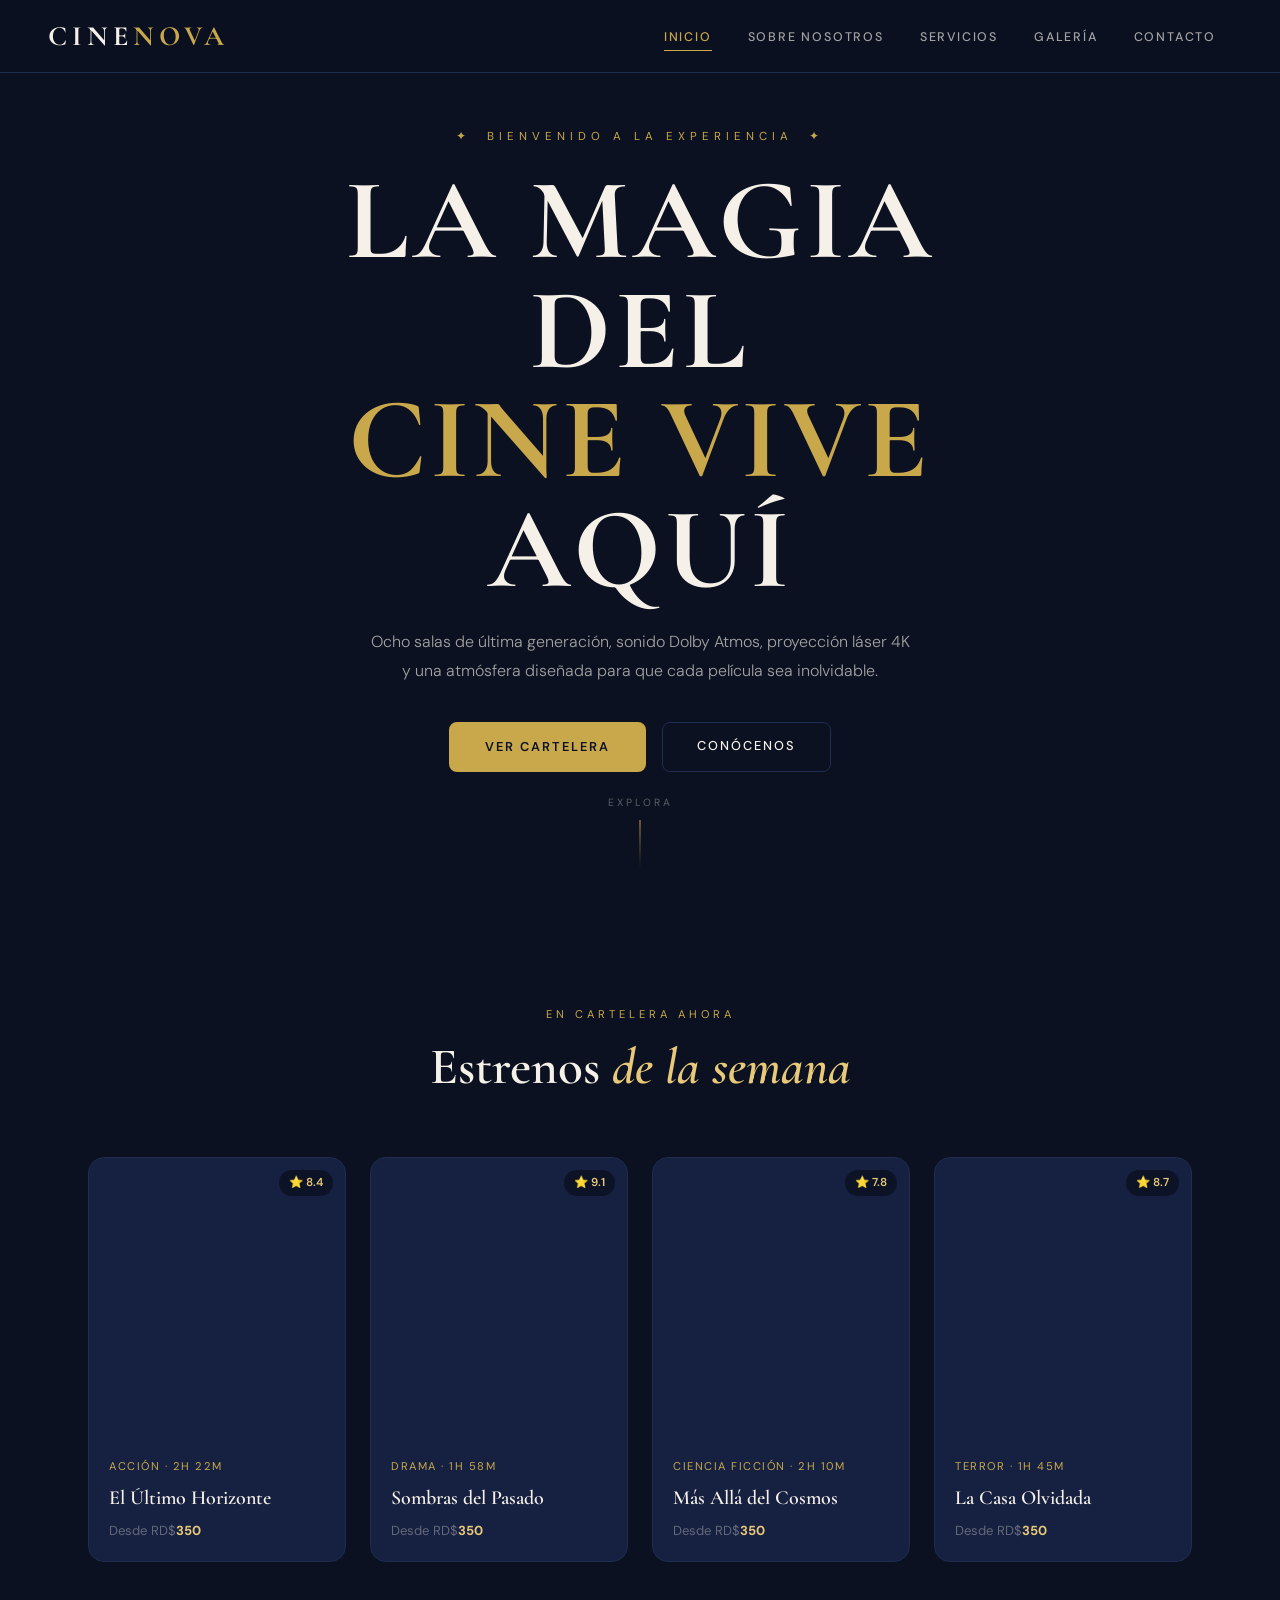
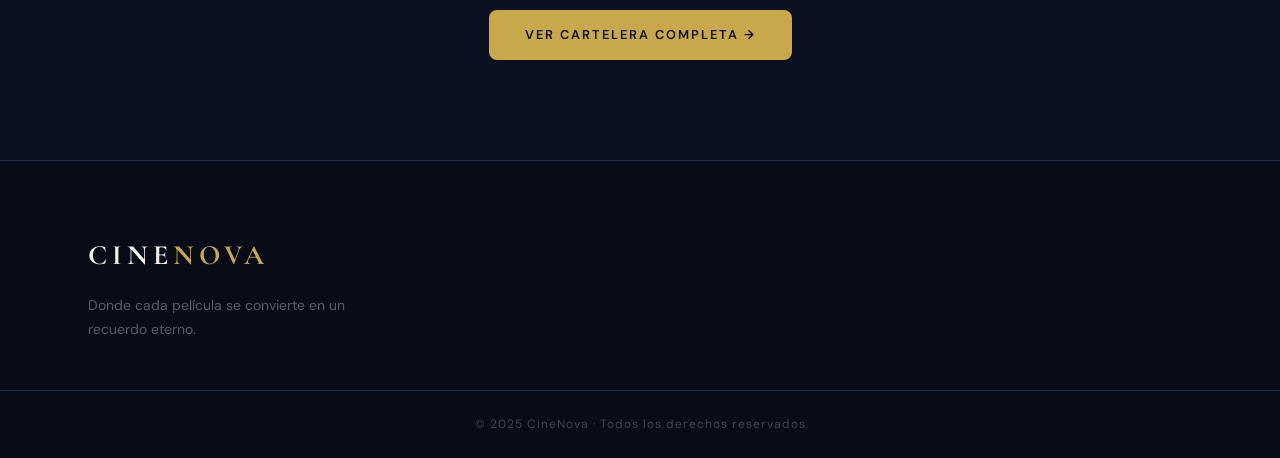
<file: index.html>
<!DOCTYPE html>
<html lang="es">
<head>
<meta charset="UTF-8"/>
<meta name="viewport" content="width=device-width, initial-scale=1.0"/>
<title>CineNova – Inicio</title>
<link href="https://fonts.googleapis.com/css2?family=Cormorant+Garamond:wght@300;400;600;700&family=DM+Sans:wght@300;400;500;600&display=swap" rel="stylesheet"/>
<link rel="stylesheet" href="styles.css"/>
</head>
<body>

<!-- NAVBAR -->
<nav class="navbar">
  <div class="nav-inner">
    <a href="index.html" class="logo">CINE<span>NOVA</span></a>
    <ul class="nav-links" id="navLinks">
      <li><a href="index.html" class="active">Inicio</a></li>
      <li><a href="sobre.html">Sobre Nosotros</a></li>
      <li><a href="servicios.html">Servicios</a></li>
      <li><a href="galeria.html">Galería</a></li>
      <li><a href="contacto.html">Contacto</a></li>
    </ul>
    <button class="hamburger" id="hamburger" onclick="toggleNav()">
      <span></span><span></span><span></span>
    </button>
  </div>
</nav>

<!-- HERO -->
<section class="hero">
  <div class="hero-overlay"></div>
  <div class="hero-particles" id="particles"></div>
  <div class="hero-content animate-in">
    <p class="eyebrow">✦ &nbsp;Bienvenido a la experiencia&nbsp; ✦</p>
    <h1 class="hero-title">LA MAGIA DEL<br><span>CINE VIVE</span><br>AQUÍ</h1>
    <p class="hero-desc">Ocho salas de última generación, sonido Dolby Atmos, proyección láser 4K y una atmósfera diseñada para que cada película sea inolvidable.</p>
    <div class="hero-actions">
      <a href="servicios.html" class="btn-primary">Ver Cartelera</a>
      <a href="sobre.html" class="btn-ghost">Conócenos</a>
    </div>
  </div>
  <div class="hero-scroll">
    <span>Explora</span>
    <div class="scroll-line"></div>
  </div>
</section>

<!-- CARTELERA PREVIEW -->
<section class="cartelera-preview">
  <div class="container">
    <div class="section-header centered">
      <span class="label">En cartelera ahora</span>
      <h2>Estrenos <em>de la semana</em></h2>
    </div>
    <div class="peliculas-grid">

      <!-- 1 -->
      <div class="pelicula-card" style="animation-delay:.1s">
        <div class="pelicula-img" style="background-image:url('https://images.unsplash.com/photo-1485846234645-a62644f84728?w=400&q=80')">
          <span class="rating">⭐ 8.4</span>
          <div class="pelicula-overlay">
            <button class="btn-tickets" onclick="comprar('El Último Horizonte')">Comprar</button>
          </div>
        </div>
        <div class="pelicula-info">
          <span class="genero">Acción · 2h 22m</span>
          <h3>El Último Horizonte</h3>
          <p>Desde RD$<strong>350</strong></p>
        </div>
      </div>

      <!-- 2 -->
      <div class="pelicula-card" style="animation-delay:.2s">
        <div class="pelicula-img" style="background-image:url('https://images.unsplash.com/photo-1626814026160-2237a95fc5a0?w=400&q=80')">
          <span class="rating">⭐ 9.1</span>
          <div class="pelicula-overlay">
            <button class="btn-tickets" onclick="comprar('Sombras del Pasado')">Comprar</button>
          </div>
        </div>
        <div class="pelicula-info">
          <span class="genero">Drama · 1h 58m</span>
          <h3>Sombras del Pasado</h3>
          <p>Desde RD$<strong>350</strong></p>
        </div>
      </div>

      <!-- 3 -->
      <div class="pelicula-card" style="animation-delay:.3s">
        <div class="pelicula-img" style="background-image:url('https://images.unsplash.com/photo-1535016120720-40c646be5580?w=400&q=80')">
          <span class="rating">⭐ 7.8</span>
          <div class="pelicula-overlay">
            <button class="btn-tickets" onclick="comprar('Más Allá del Cosmos')">Comprar</button>
          </div>
        </div>
        <div class="pelicula-info">
          <span class="genero">Ciencia Ficción · 2h 10m</span>
          <h3>Más Allá del Cosmos</h3>
          <p>Desde RD$<strong>350</strong></p>
        </div>
      </div>

      <!-- 4 -->
      <div class="pelicula-card" style="animation-delay:.4s">
        <div class="pelicula-img" style="background-image:url('https://images.unsplash.com/photo-1518676590629-3dcbd9c5a5c9?w=400&q=80')">
          <span class="rating">⭐ 8.7</span>
          <div class="pelicula-overlay">
            <button class="btn-tickets" onclick="comprar('La Casa Olvidada')">Comprar</button>
          </div>
        </div>
        <div class="pelicula-info">
          <span class="genero">Terror · 1h 45m</span>
          <h3>La Casa Olvidada</h3>
          <p>Desde RD$<strong>350</strong></p>
        </div>
      </div>

    </div>

    <div class="centered" style="margin-top:48px">
      <a href="servicios.html" class="btn-primary">Ver Cartelera Completa →</a>
    </div>
  </div>
</section>

<!-- FOOTER -->
<footer class="footer">
  <div class="footer-inner">
    <div class="footer-brand">
      <a href="index.html" class="logo">CINE<span>NOVA</span></a>
      <p>Donde cada película se convierte en un recuerdo eterno.</p>
    </div>
  </div>
  <div class="footer-bottom">
    <p>© 2025 CineNova · Todos los derechos reservados</p>
  </div>
</footer>

<script src="main.js"></script>
</body>
</html>
</file>
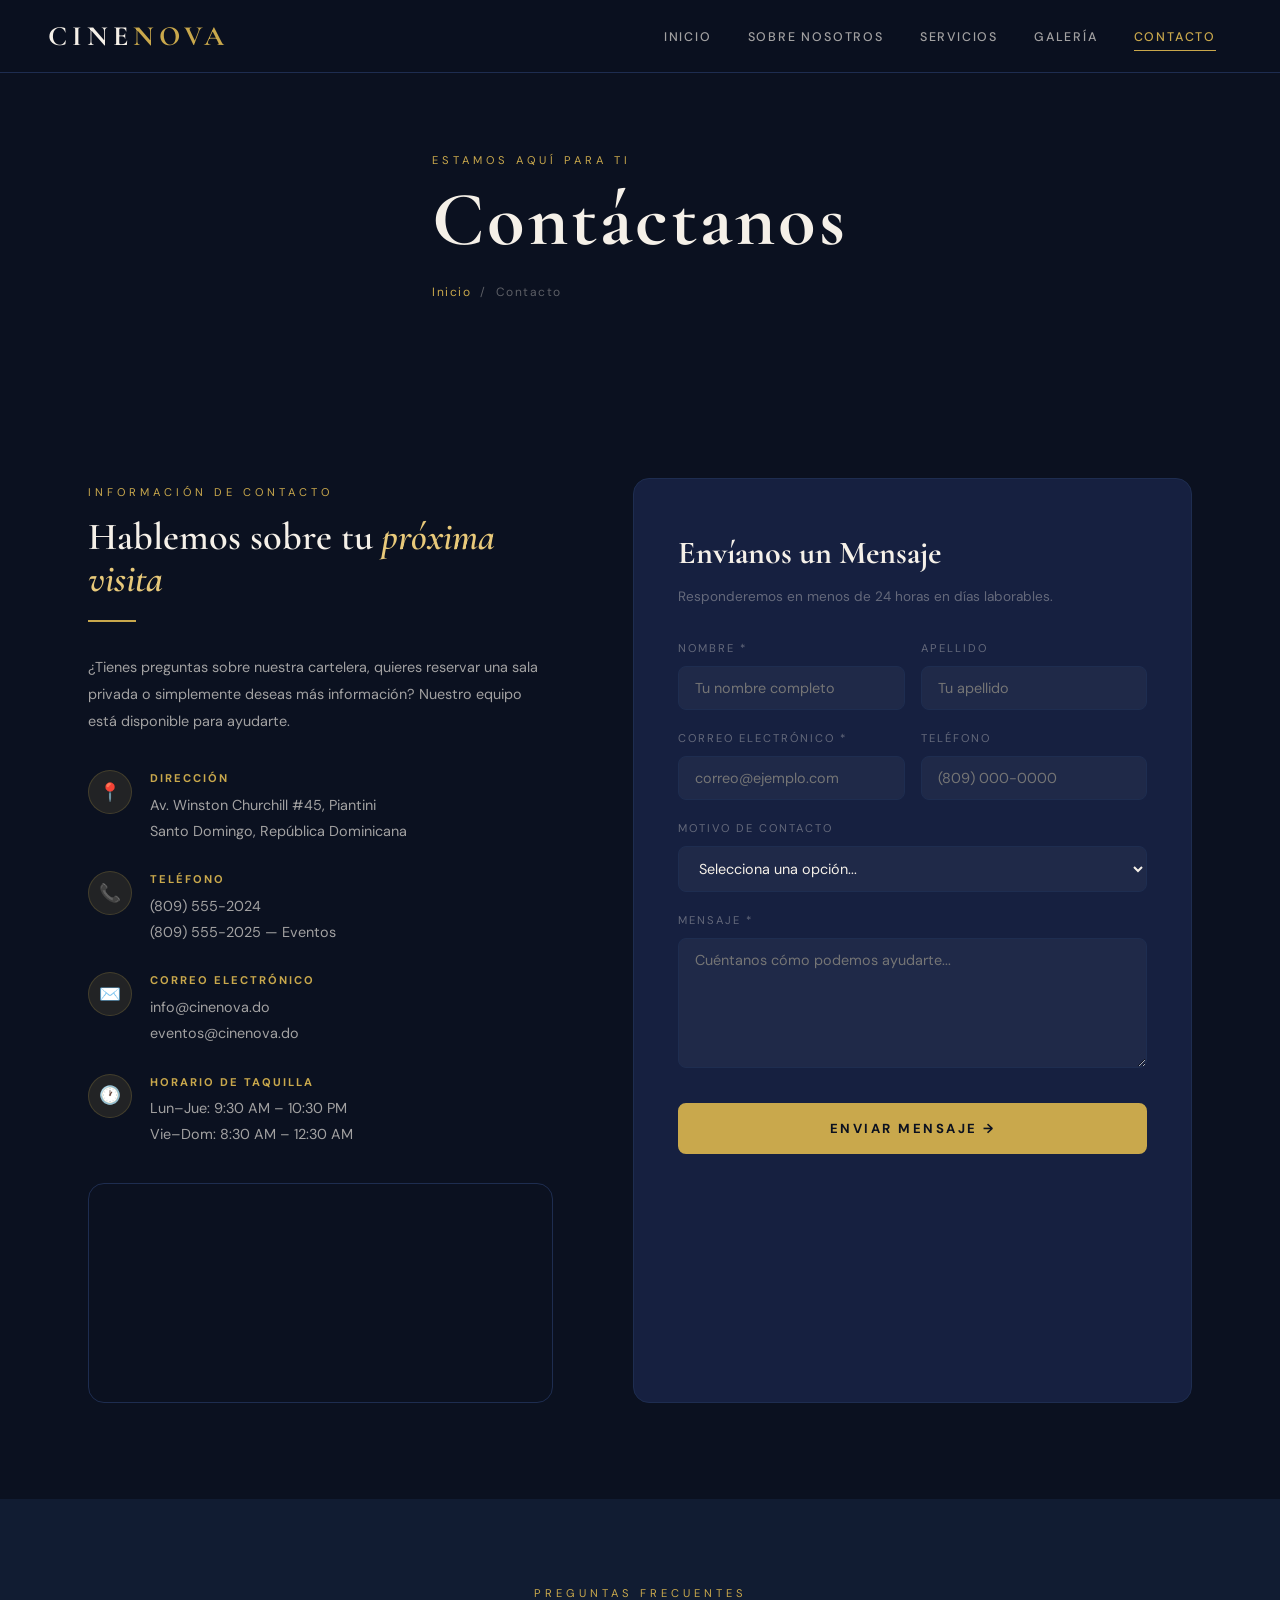
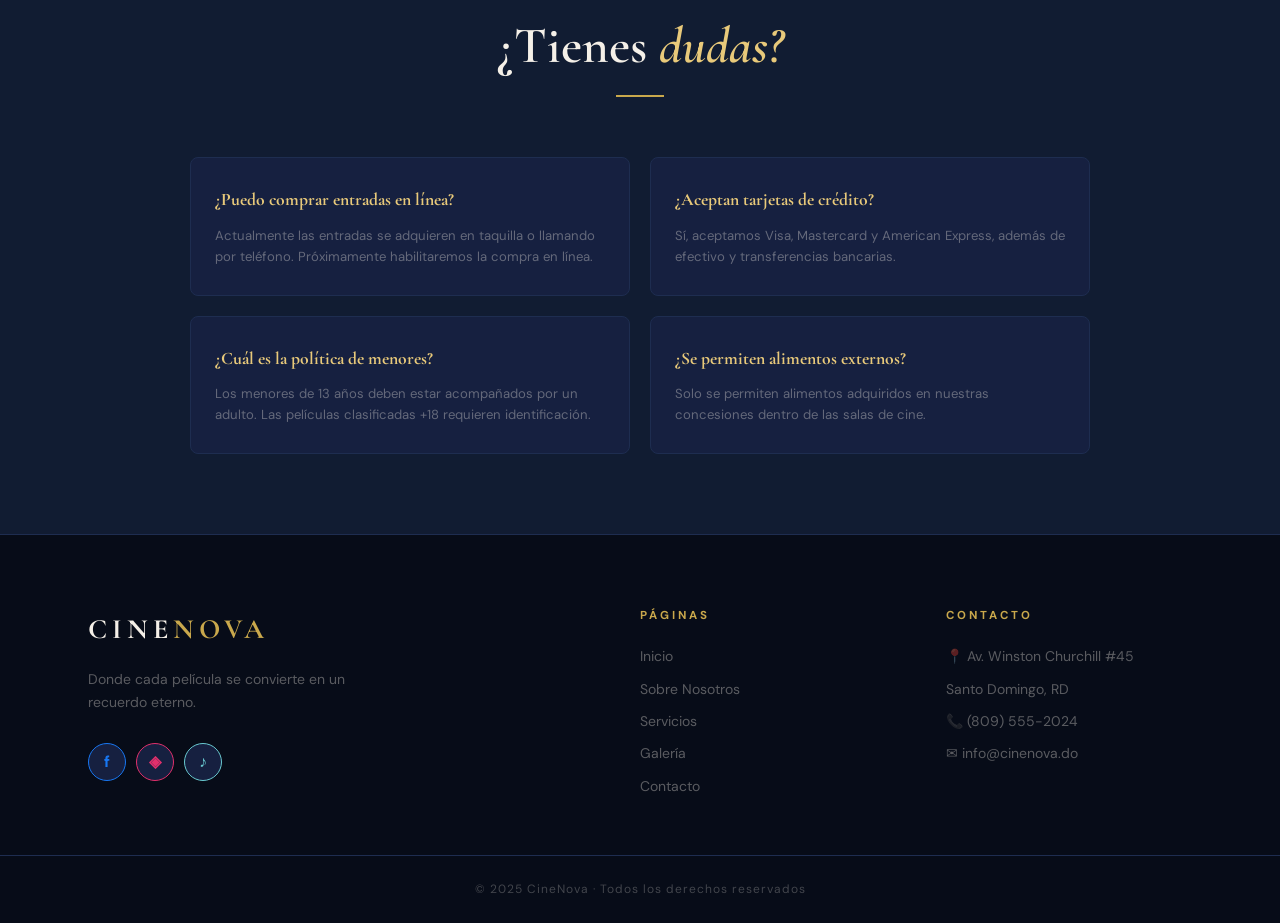
<file: contacto.html>
<!DOCTYPE html>
<html lang="es">
<head>
<meta charset="UTF-8"/>
<meta name="viewport" content="width=device-width, initial-scale=1.0"/>
<title>CineNova – Contacto</title>
<link href="https://fonts.googleapis.com/css2?family=Cormorant+Garamond:ital,wght@0,300;0,400;0,600;0,700;1,400;1,600&family=DM+Sans:wght@300;400;500;600&display=swap" rel="stylesheet"/>
<link rel="stylesheet" href="styles.css"/>
</head>
<body>

<nav class="navbar">
  <div class="nav-inner">
    <a href="index.html" class="logo">CINE<span>NOVA</span></a>
    <ul class="nav-links" id="navLinks">
      <li><a href="index.html">Inicio</a></li>
      <li><a href="sobre.html">Sobre Nosotros</a></li>
      <li><a href="servicios.html">Servicios</a></li>
      <li><a href="galeria.html">Galería</a></li>
      <li><a href="contacto.html" class="active">Contacto</a></li>
    </ul>
    <button class="hamburger" id="hamburger" onclick="toggleNav()">
      <span></span><span></span><span></span>
    </button>
  </div>
</nav>

<!-- PAGE HERO -->
<section class="page-hero">
  <div class="page-hero-bg" style="background-image:url('https://images.unsplash.com/photo-1574267432553-4b4628081c31?w=1600&q=80')"></div>
  <div class="page-hero-overlay"></div>
  <div class="page-hero-content">
    <span class="label">Estamos aquí para ti</span>
    <h1>Contáctanos</h1>
    <p class="breadcrumb"><a href="index.html">Inicio</a> &nbsp;/&nbsp; Contacto</p>
  </div>
</section>

<!-- CONTACTO PRINCIPAL -->
<section class="contacto-section">
  <div class="contacto-grid">

    <!-- INFO -->
    <div class="contacto-info reveal">
      <span class="label">Información de Contacto</span>
      <h2 style="font-family:var(--font-display);font-size:clamp(1.8rem,3vw,2.8rem);font-weight:600;color:var(--cream);margin-bottom:16px;line-height:1.1">Hablemos sobre tu <em style="color:var(--gold-lt);font-style:italic">próxima visita</em></h2>
      <div class="divider-gold"></div>
      <p>¿Tienes preguntas sobre nuestra cartelera, quieres reservar una sala privada o simplemente deseas más información? Nuestro equipo está disponible para ayudarte.</p>

      <div class="info-block">
        <div class="ib-icon">📍</div>
        <div class="ib-text">
          <strong>Dirección</strong>
          <span>Av. Winston Churchill #45, Piantini<br/>Santo Domingo, República Dominicana</span>
        </div>
      </div>
      <div class="info-block">
        <div class="ib-icon">📞</div>
        <div class="ib-text">
          <strong>Teléfono</strong>
          <span>(809) 555-2024<br/>(809) 555-2025 — Eventos</span>
        </div>
      </div>
      <div class="info-block">
        <div class="ib-icon">✉️</div>
        <div class="ib-text">
          <strong>Correo Electrónico</strong>
          <span>info@cinenova.do<br/>eventos@cinenova.do</span>
        </div>
      </div>
      <div class="info-block">
        <div class="ib-icon">🕐</div>
        <div class="ib-text">
          <strong>Horario de Taquilla</strong>
          <span>Lun–Jue: 9:30 AM – 10:30 PM<br/>Vie–Dom: 8:30 AM – 12:30 AM</span>
        </div>
      </div>

      <!-- MAPA -->
      <div class="map-embed">
        <iframe
          src="https://www.google.com/maps/embed?pb=!1m18!1m12!1m3!1d3784.6!2d-69.9312!3d18.4861!2m3!1f0!2f0!3f0!3m2!1i1024!2i768!4f13.1!3m3!1m2!1s0x0%3A0x0!2zMTjCsDI5JzEwLjAiTiA2OcKwNTUnNTIuMyJX!5e0!3m2!1ses!2sdo!4v1234567890"
          loading="lazy"
          referrerpolicy="no-referrer-when-downgrade">
        </iframe>
      </div>
    </div>

    <!-- FORMULARIO -->
    <div class="contacto-form-box reveal">
      <h3>Envíanos un Mensaje</h3>
      <p class="sub-text">Responderemos en menos de 24 horas en días laborables.</p>

      <div id="contactFormEl">
        <div class="form-row">
          <div class="form-group">
            <label>Nombre *</label>
            <input type="text" id="cnombre" placeholder="Tu nombre completo"/>
          </div>
          <div class="form-group">
            <label>Apellido</label>
            <input type="text" id="capellido" placeholder="Tu apellido"/>
          </div>
        </div>
        <div class="form-row">
          <div class="form-group">
            <label>Correo Electrónico *</label>
            <input type="email" id="cemail" placeholder="correo@ejemplo.com"/>
          </div>
          <div class="form-group">
            <label>Teléfono</label>
            <input type="tel" id="ctelefono" placeholder="(809) 000-0000"/>
          </div>
        </div>
        <div class="form-group">
          <label>Motivo de Contacto</label>
          <select id="cmotivo">
            <option value="">Selecciona una opción...</option>
            <option>Información general</option>
            <option>Reserva de sala privada</option>
            <option>CinePass / Membresías</option>
            <option>Evento corporativo</option>
            <option>Cumpleaños y celebraciones</option>
            <option>Sugerencias y quejas</option>
            <option>Otro</option>
          </select>
        </div>
        <div class="form-group">
          <label>Mensaje *</label>
          <textarea id="cmensaje" placeholder="Cuéntanos cómo podemos ayudarte..."></textarea>
        </div>
        <button class="btn-send" onclick="enviarMensaje()">Enviar Mensaje →</button>
      </div>

      <div class="form-success-msg" id="formOk">
        <div class="check">✅</div>
        <h4>¡Mensaje Enviado!</h4>
        <p>Gracias por contactarnos. Un miembro de nuestro equipo<br/>se comunicará contigo muy pronto.</p>
        <div style="margin-top:24px">
          <a href="index.html" class="btn-primary">Volver al Inicio</a>
        </div>
      </div>
    </div>

  </div>
</section>

<!-- FAQ -->
<section style="padding:80px 0;background:var(--navy-mid)">
  <div class="container">
    <div class="section-header centered reveal">
      <span class="label">Preguntas Frecuentes</span>
      <h2>¿Tienes <em>dudas?</em></h2>
      <div class="divider-gold centered"></div>
    </div>
    <div style="display:grid;grid-template-columns:1fr 1fr;gap:20px;max-width:900px;margin:0 auto" class="reveal">
      <div class="horario-card" style="text-align:left;padding:28px 24px">
        <h4 style="margin-bottom:10px">¿Puedo comprar entradas en línea?</h4>
        <p>Actualmente las entradas se adquieren en taquilla o llamando por teléfono. Próximamente habilitaremos la compra en línea.</p>
      </div>
      <div class="horario-card" style="text-align:left;padding:28px 24px">
        <h4 style="margin-bottom:10px">¿Aceptan tarjetas de crédito?</h4>
        <p>Sí, aceptamos Visa, Mastercard y American Express, además de efectivo y transferencias bancarias.</p>
      </div>
      <div class="horario-card" style="text-align:left;padding:28px 24px">
        <h4 style="margin-bottom:10px">¿Cuál es la política de menores?</h4>
        <p>Los menores de 13 años deben estar acompañados por un adulto. Las películas clasificadas +18 requieren identificación.</p>
      </div>
      <div class="horario-card" style="text-align:left;padding:28px 24px">
        <h4 style="margin-bottom:10px">¿Se permiten alimentos externos?</h4>
        <p>Solo se permiten alimentos adquiridos en nuestras concesiones dentro de las salas de cine.</p>
      </div>
    </div>
  </div>
</section>

<footer class="footer">
  <div class="footer-inner">
    <div class="footer-brand">
      <a href="index.html" class="logo">CINE<span>NOVA</span></a>
      <p>Donde cada película se convierte en un recuerdo eterno.</p>
      <div class="social-links">
        <a href="https://facebook.com" target="_blank" class="soc-btn fb">f</a>
        <a href="https://instagram.com" target="_blank" class="soc-btn ig">◈</a>
        <a href="https://tiktok.com" target="_blank" class="soc-btn tt">♪</a>
      </div>
    </div>
    <div class="footer-nav">
      <h4>Páginas</h4>
      <ul>
        <li><a href="index.html">Inicio</a></li>
        <li><a href="sobre.html">Sobre Nosotros</a></li>
        <li><a href="servicios.html">Servicios</a></li>
        <li><a href="galeria.html">Galería</a></li>
        <li><a href="contacto.html">Contacto</a></li>
      </ul>
    </div>
    <div class="footer-nav">
      <h4>Contacto</h4>
      <ul>
        <li>📍 Av. Winston Churchill #45</li>
        <li>Santo Domingo, RD</li>
        <li>📞 (809) 555-2024</li>
        <li>✉ info@cinenova.do</li>
      </ul>
    </div>
  </div>
  <div class="footer-bottom"><p>© 2025 CineNova · Todos los derechos reservados</p></div>
</footer>

<script src="main.js"></script>
</body>
</html>
</file>
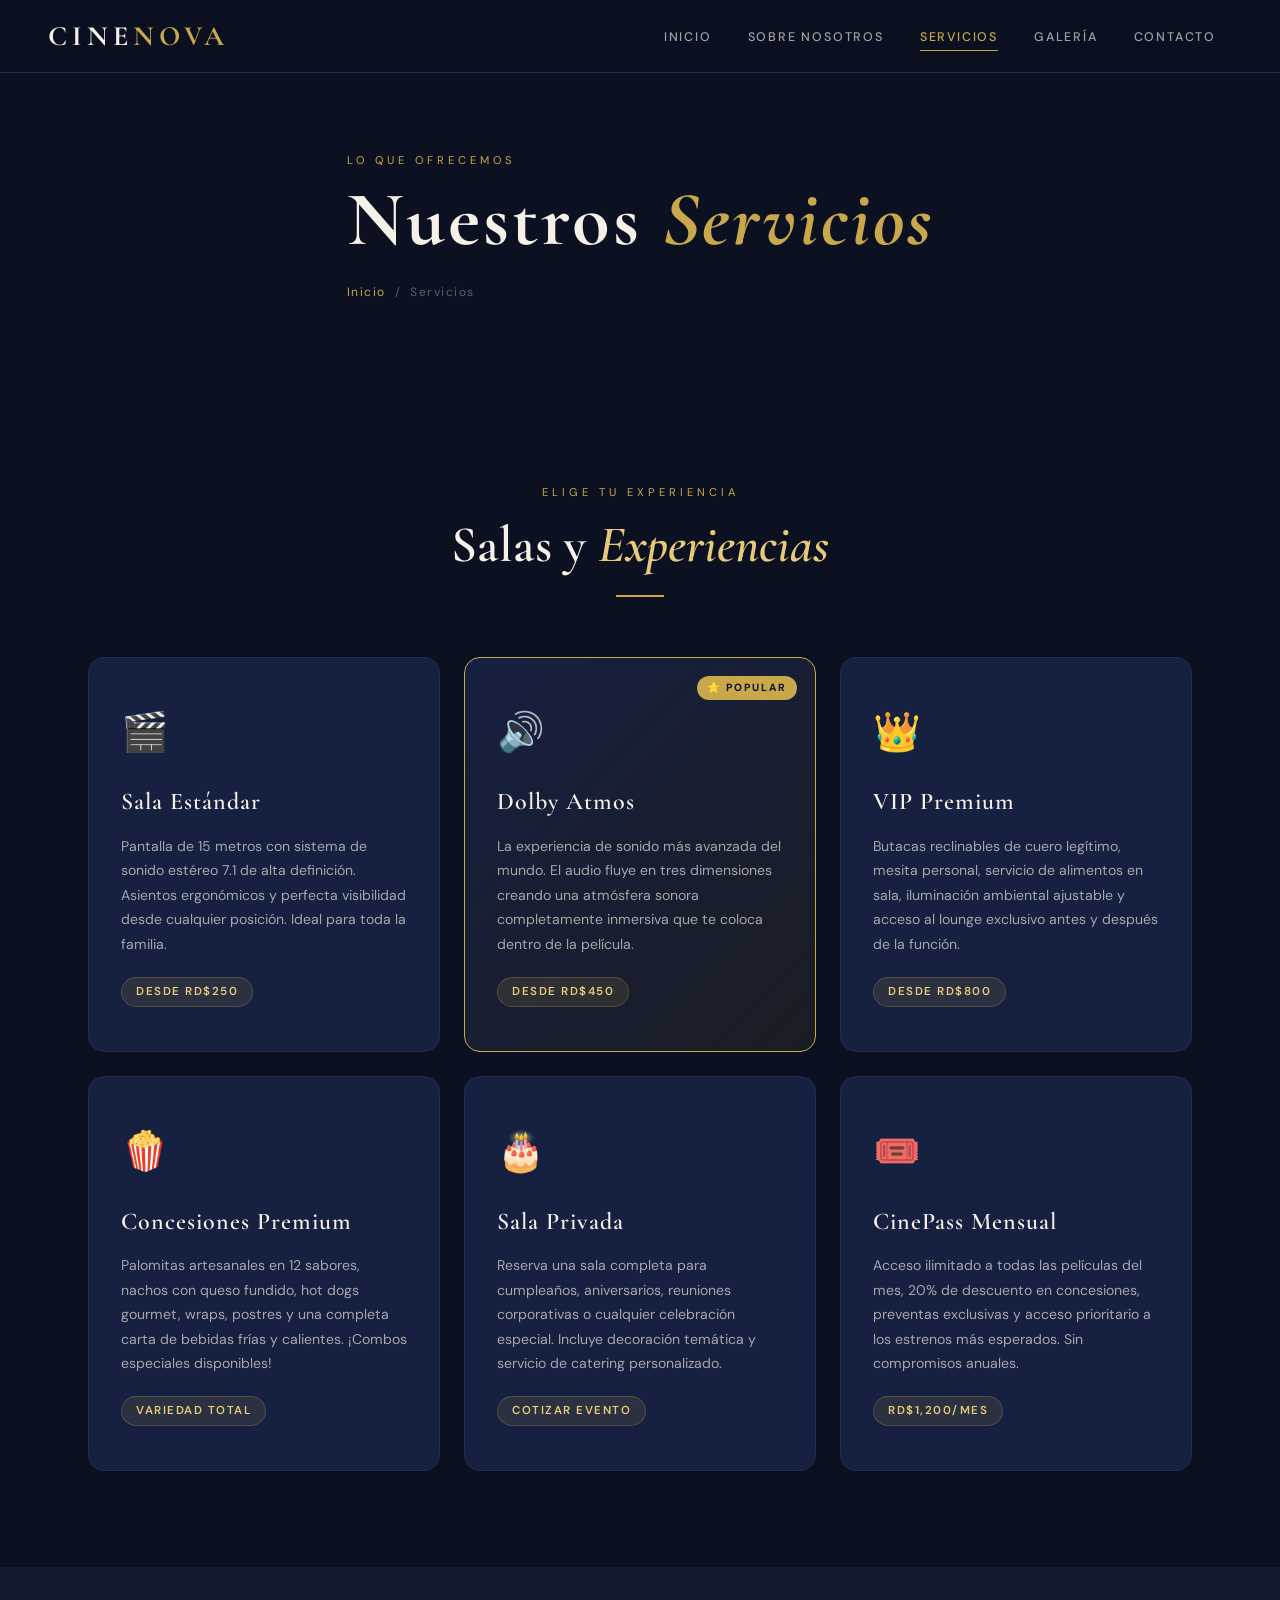
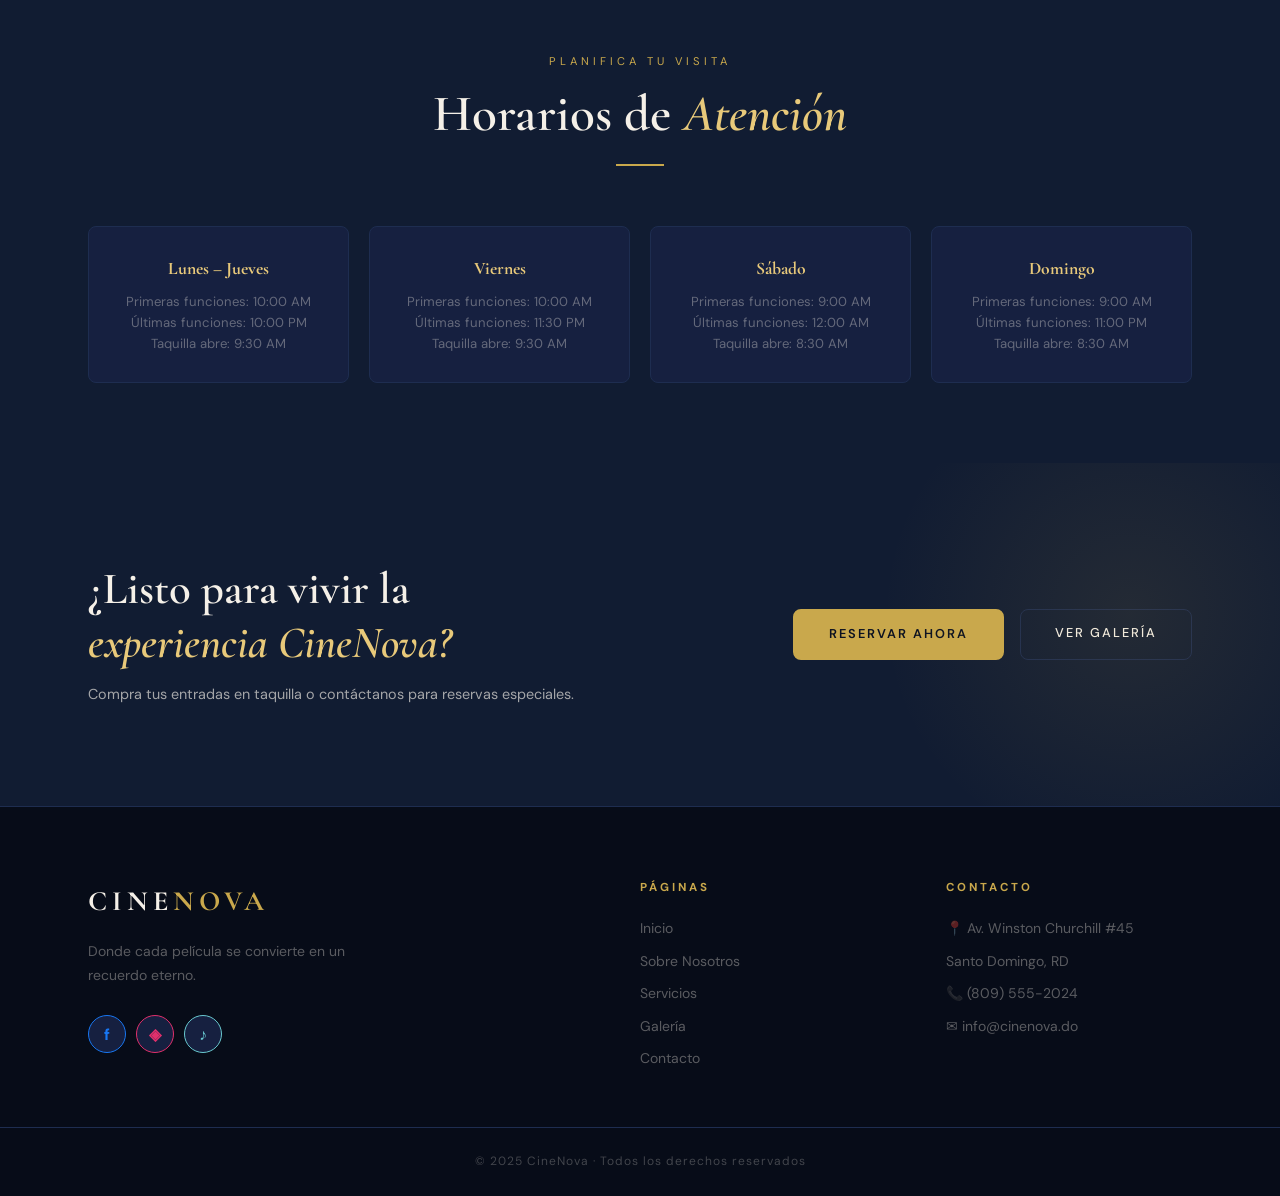
<file: servicios.html>
<!DOCTYPE html>
<html lang="es">
<head>
<meta charset="UTF-8"/>
<meta name="viewport" content="width=device-width, initial-scale=1.0"/>
<title>CineNova – Servicios</title>
<link href="https://fonts.googleapis.com/css2?family=Cormorant+Garamond:ital,wght@0,300;0,400;0,600;0,700;1,400;1,600&family=DM+Sans:wght@300;400;500;600&display=swap" rel="stylesheet"/>
<link rel="stylesheet" href="styles.css"/>
</head>
<body>

<nav class="navbar">
  <div class="nav-inner">
    <a href="index.html" class="logo">CINE<span>NOVA</span></a>
    <ul class="nav-links" id="navLinks">
      <li><a href="index.html">Inicio</a></li>
      <li><a href="sobre.html">Sobre Nosotros</a></li>
      <li><a href="servicios.html" class="active">Servicios</a></li>
      <li><a href="galeria.html">Galería</a></li>
      <li><a href="contacto.html">Contacto</a></li>
    </ul>
    <button class="hamburger" id="hamburger" onclick="toggleNav()">
      <span></span><span></span><span></span>
    </button>
  </div>
</nav>

<!-- PAGE HERO -->
<section class="page-hero">
  <div class="page-hero-bg" style="background-image:url('https://images.unsplash.com/photo-1598300042247-d088f8ab3a91?w=1600&q=80')"></div>
  <div class="page-hero-overlay"></div>
  <div class="page-hero-content">
    <span class="label">Lo que ofrecemos</span>
    <h1>Nuestros <em>Servicios</em></h1>
    <p class="breadcrumb"><a href="index.html">Inicio</a> &nbsp;/&nbsp; Servicios</p>
  </div>
</section>

<!-- SERVICIOS PRINCIPALES -->
<section class="servicios-section">
  <div class="container">
    <div class="section-header centered reveal">
      <span class="label">Elige tu experiencia</span>
      <h2>Salas y <em>Experiencias</em></h2>
      <div class="divider-gold centered"></div>
    </div>
    <div class="servicios-main-grid">

      <div class="servicio-card reveal" style="animation-delay:.1s">
        <span class="serv-icon">🎬</span>
        <h3>Sala Estándar</h3>
        <p>Pantalla de 15 metros con sistema de sonido estéreo 7.1 de alta definición. Asientos ergonómicos y perfecta visibilidad desde cualquier posición. Ideal para toda la familia.</p>
        <span class="serv-price">Desde RD$250</span>
      </div>

      <div class="servicio-card serv-featured reveal" style="animation-delay:.2s">
        <div class="featured-badge">⭐ Popular</div>
        <span class="serv-icon">🔊</span>
        <h3>Dolby Atmos</h3>
        <p>La experiencia de sonido más avanzada del mundo. El audio fluye en tres dimensiones creando una atmósfera sonora completamente inmersiva que te coloca dentro de la película.</p>
        <span class="serv-price">Desde RD$450</span>
      </div>

      <div class="servicio-card reveal" style="animation-delay:.3s">
        <span class="serv-icon">👑</span>
        <h3>VIP Premium</h3>
        <p>Butacas reclinables de cuero legítimo, mesita personal, servicio de alimentos en sala, iluminación ambiental ajustable y acceso al lounge exclusivo antes y después de la función.</p>
        <span class="serv-price">Desde RD$800</span>
      </div>

      <div class="servicio-card reveal" style="animation-delay:.1s">
        <span class="serv-icon">🍿</span>
        <h3>Concesiones Premium</h3>
        <p>Palomitas artesanales en 12 sabores, nachos con queso fundido, hot dogs gourmet, wraps, postres y una completa carta de bebidas frías y calientes. ¡Combos especiales disponibles!</p>
        <span class="serv-price">Variedad total</span>
      </div>

      <div class="servicio-card reveal" style="animation-delay:.2s">
        <span class="serv-icon">🎂</span>
        <h3>Sala Privada</h3>
        <p>Reserva una sala completa para cumpleaños, aniversarios, reuniones corporativas o cualquier celebración especial. Incluye decoración temática y servicio de catering personalizado.</p>
        <span class="serv-price">Cotizar evento</span>
      </div>

      <div class="servicio-card reveal" style="animation-delay:.3s">
        <span class="serv-icon">🎟️</span>
        <h3>CinePass Mensual</h3>
        <p>Acceso ilimitado a todas las películas del mes, 20% de descuento en concesiones, preventas exclusivas y acceso prioritario a los estrenos más esperados. Sin compromisos anuales.</p>
        <span class="serv-price">RD$1,200/mes</span>
      </div>

    </div>
  </div>
</section>

<!-- HORARIOS -->
<section class="horarios-section">
  <div class="container">
    <div class="section-header centered reveal">
      <span class="label">Planifica tu visita</span>
      <h2>Horarios de <em>Atención</em></h2>
      <div class="divider-gold centered"></div>
    </div>
    <div class="horarios-grid">
      <div class="horario-card reveal">
        <h4>Lunes – Jueves</h4>
        <p>Primeras funciones: 10:00 AM<br/>Últimas funciones: 10:00 PM<br/>Taquilla abre: 9:30 AM</p>
      </div>
      <div class="horario-card reveal">
        <h4>Viernes</h4>
        <p>Primeras funciones: 10:00 AM<br/>Últimas funciones: 11:30 PM<br/>Taquilla abre: 9:30 AM</p>
      </div>
      <div class="horario-card reveal">
        <h4>Sábado</h4>
        <p>Primeras funciones: 9:00 AM<br/>Últimas funciones: 12:00 AM<br/>Taquilla abre: 8:30 AM</p>
      </div>
      <div class="horario-card reveal">
        <h4>Domingo</h4>
        <p>Primeras funciones: 9:00 AM<br/>Últimas funciones: 11:00 PM<br/>Taquilla abre: 8:30 AM</p>
      </div>
    </div>
  </div>
</section>

<!-- CTA -->
<section class="cta-banner">
  <div class="container">
    <div class="cta-inner">
      <div>
        <h2>¿Listo para vivir la<br><em>experiencia CineNova?</em></h2>
        <p>Compra tus entradas en taquilla o contáctanos para reservas especiales.</p>
      </div>
      <div class="cta-buttons">
        <a href="contacto.html" class="btn-primary">Reservar Ahora</a>
        <a href="galeria.html" class="btn-ghost">Ver Galería</a>
      </div>
    </div>
  </div>
</section>

<footer class="footer">
  <div class="footer-inner">
    <div class="footer-brand">
      <a href="index.html" class="logo">CINE<span>NOVA</span></a>
      <p>Donde cada película se convierte en un recuerdo eterno.</p>
      <div class="social-links">
        <a href="https://facebook.com" target="_blank" class="soc-btn fb">f</a>
        <a href="https://instagram.com" target="_blank" class="soc-btn ig">◈</a>
        <a href="https://tiktok.com" target="_blank" class="soc-btn tt">♪</a>
      </div>
    </div>
    <div class="footer-nav">
      <h4>Páginas</h4>
      <ul>
        <li><a href="index.html">Inicio</a></li>
        <li><a href="sobre.html">Sobre Nosotros</a></li>
        <li><a href="servicios.html">Servicios</a></li>
        <li><a href="galeria.html">Galería</a></li>
        <li><a href="contacto.html">Contacto</a></li>
      </ul>
    </div>
    <div class="footer-nav">
      <h4>Contacto</h4>
      <ul>
        <li>📍 Av. Winston Churchill #45</li>
        <li>Santo Domingo, RD</li>
        <li>📞 (809) 555-2024</li>
        <li>✉ info@cinenova.do</li>
      </ul>
    </div>
  </div>
  <div class="footer-bottom"><p>© 2025 CineNova · Todos los derechos reservados</p></div>
</footer>

<script src="main.js"></script>
</body>
</html>
</file>
<file: styles.css>
/* ═══════════════════════════════════════
   CINENOVA — STYLESHEET GLOBAL
   Paleta: Azul marino profundo + Dorado
═══════════════════════════════════════ */

@import url('https://fonts.googleapis.com/css2?family=Cormorant+Garamond:ital,wght@0,300;0,400;0,600;0,700;1,400;1,600&family=DM+Sans:wght@300;400;500;600&display=swap');

:root {
  --navy:      #0b1120;
  --navy-mid:  #111c32;
  --navy-card: #162040;
  --navy-line: #1e2d50;
  --gold:      #c9a84c;
  --gold-lt:   #e8c97a;
  --gold-pale: rgba(201,168,76,0.12);
  --cream:     #f5f0e8;
  --cream-dim: rgba(245,240,232,0.65);
  --cream-faint:rgba(245,240,232,0.35);
  --white:     #ffffff;
  --red-acc:   #c0392b;

  --font-display: 'Cormorant Garamond', Georgia, serif;
  --font-body:    'DM Sans', sans-serif;

  --radius:  8px;
  --radius-lg: 16px;
  --shadow:  0 8px 40px rgba(0,0,0,0.45);
  --shadow-gold: 0 0 40px rgba(201,168,76,0.15);
}

*, *::before, *::after { margin:0; padding:0; box-sizing:border-box; }
html { scroll-behavior: smooth; }

body {
  background: var(--navy);
  color: var(--cream);
  font-family: var(--font-body);
  font-size: 16px;
  line-height: 1.6;
  overflow-x: hidden;
}

/* ── SCROLLBAR ── */
::-webkit-scrollbar { width: 6px; }
::-webkit-scrollbar-track { background: var(--navy); }
::-webkit-scrollbar-thumb { background: var(--gold); border-radius: 3px; }

/* ─────────────────────────────── NAVBAR */
.navbar {
  position: fixed;
  top: 0; left: 0; right: 0;
  z-index: 999;
  background: rgba(11,17,32,0.93);
  backdrop-filter: blur(18px);
  border-bottom: 1px solid var(--navy-line);
  transition: box-shadow .3s;
}
.navbar.scrolled { box-shadow: 0 4px 30px rgba(0,0,0,0.6); }
.nav-inner {
  max-width: 1280px;
  margin: 0 auto;
  padding: 0 48px;
  height: 72px;
  display: flex;
  align-items: center;
  justify-content: space-between;
}
.logo {
  font-family: var(--font-display);
  font-size: 1.75rem;
  font-weight: 700;
  letter-spacing: 5px;
  color: var(--cream);
  text-decoration: none;
}
.logo span { color: var(--gold); }
.nav-links {
  list-style: none;
  display: flex;
  gap: 4px;
}
.nav-links a {
  text-decoration: none;
  color: var(--cream-dim);
  font-size: .78rem;
  font-weight: 500;
  letter-spacing: 1.8px;
  text-transform: uppercase;
  padding: 8px 16px;
  border-radius: 4px;
  transition: color .2s, background .2s;
  position: relative;
}
.nav-links a:hover,
.nav-links a.active {
  color: var(--gold);
}
.nav-links a.active::after {
  content: '';
  position: absolute;
  bottom: 2px; left: 16px; right: 16px;
  height: 1px;
  background: var(--gold);
}
.hamburger {
  display: none;
  background: none;
  border: none;
  cursor: pointer;
  flex-direction: column;
  gap: 5px;
  padding: 4px;
}
.hamburger span {
  display: block;
  width: 24px; height: 2px;
  background: var(--cream);
  border-radius: 2px;
  transition: .3s;
}

/* ─────────────────────────────── BOTONES */
.btn-primary {
  display: inline-block;
  padding: 13px 34px;
  background: var(--gold);
  color: var(--navy);
  font-family: var(--font-body);
  font-weight: 600;
  font-size: .8rem;
  letter-spacing: 2px;
  text-transform: uppercase;
  text-decoration: none;
  border-radius: var(--radius);
  border: 2px solid var(--gold);
  transition: background .2s, color .2s, transform .15s, box-shadow .2s;
  cursor: pointer;
}
.btn-primary:hover {
  background: transparent;
  color: var(--gold);
  transform: translateY(-2px);
  box-shadow: var(--shadow-gold);
}
.btn-ghost {
  display: inline-block;
  padding: 13px 34px;
  background: transparent;
  color: var(--cream);
  font-family: var(--font-body);
  font-weight: 500;
  font-size: .8rem;
  letter-spacing: 2px;
  text-transform: uppercase;
  text-decoration: none;
  border-radius: var(--radius);
  border: 1px solid var(--navy-line);
  transition: border-color .2s, color .2s, transform .15s;
}
.btn-ghost:hover {
  border-color: var(--gold);
  color: var(--gold);
  transform: translateY(-2px);
}

/* ─────────────────────────────── HELPERS */
.container { max-width: 1200px; margin: 0 auto; padding: 0 48px; }
.centered { text-align: center; }

.section-header { margin-bottom: 60px; }
.section-header.centered { text-align: center; }
.label {
  display: inline-block;
  font-size: .7rem;
  letter-spacing: 4px;
  text-transform: uppercase;
  color: var(--gold);
  margin-bottom: 14px;
}
.section-header h2 {
  font-family: var(--font-display);
  font-size: clamp(2.2rem, 4vw, 3.4rem);
  font-weight: 600;
  color: var(--cream);
  line-height: 1.15;
}
.section-header h2 em {
  font-style: italic;
  color: var(--gold-lt);
}
.divider-gold {
  width: 48px; height: 2px;
  background: var(--gold);
  margin: 20px 0 32px;
}
.divider-gold.centered { margin: 20px auto 32px; }

/* ─────────────────────────────── PAGE HERO (subpáginas) */
.page-hero {
  min-height: 360px;
  display: flex;
  align-items: center;
  padding-top: 72px;
  position: relative;
  overflow: hidden;
}
.page-hero-bg {
  position: absolute;
  inset: 0;
  background-size: cover;
  background-position: center;
  filter: brightness(.3) saturate(.7);
}
.page-hero-overlay {
  position: absolute;
  inset: 0;
  background: linear-gradient(135deg, rgba(11,17,32,.9) 0%, rgba(11,17,32,.6) 100%);
}
.page-hero-content {
  position: relative;
  z-index: 2;
  max-width: 1200px;
  margin: 0 auto;
  padding: 80px 48px;
}
.page-hero-content .label { display: block; margin-bottom: 12px; }
.page-hero-content h1 {
  font-family: var(--font-display);
  font-size: clamp(3rem, 6vw, 5.5rem);
  font-weight: 700;
  letter-spacing: 3px;
  line-height: 1;
  color: var(--cream);
}
.page-hero-content h1 em { color: var(--gold); font-style: italic; }
.breadcrumb {
  margin-top: 24px;
  font-size: .75rem;
  letter-spacing: 1.5px;
  color: var(--cream-faint);
}
.breadcrumb a { color: var(--gold); text-decoration: none; }
.breadcrumb a:hover { text-decoration: underline; }

/* ─────────────────────────────── HERO (inicio) */
.hero {
  min-height: 100vh;
  display: flex;
  align-items: center;
  justify-content: center;
  position: relative;
  overflow: hidden;
}
.hero-overlay {
  position: absolute;
  inset: 0;
  background:
    linear-gradient(to bottom, rgba(11,17,32,.55) 0%, rgba(11,17,32,.92) 100%),
    url('https://images.unsplash.com/photo-1489599849927-2ee91cede3ba?w=1800&q=80') center/cover no-repeat;
}
.hero-particles {
  position: absolute;
  inset: 0;
  pointer-events: none;
}
.particle {
  position: absolute;
  width: 2px; height: 2px;
  background: var(--gold);
  border-radius: 50%;
  opacity: 0;
  animation: twinkle linear infinite;
}
@keyframes twinkle {
  0%   { opacity: 0; transform: translateY(0) scale(1); }
  50%  { opacity: .7; }
  100% { opacity: 0; transform: translateY(-60px) scale(.5); }
}
.hero-content {
  position: relative;
  z-index: 2;
  text-align: center;
  max-width: 820px;
  padding: 0 24px;
}
.animate-in { animation: fadeUp .9s ease both; }
.eyebrow {
  font-size: .72rem;
  letter-spacing: 5px;
  text-transform: uppercase;
  color: var(--gold);
  margin-bottom: 20px;
}
.hero-title {
  font-family: var(--font-display);
  font-size: clamp(3.5rem, 9vw, 7.5rem);
  font-weight: 700;
  line-height: .95;
  letter-spacing: 4px;
  color: var(--cream);
  margin-bottom: 24px;
}
.hero-title span { color: var(--gold); }
.hero-desc {
  font-size: 1rem;
  font-weight: 300;
  line-height: 1.8;
  color: var(--cream-dim);
  max-width: 540px;
  margin: 0 auto 36px;
}
.hero-actions { display: flex; gap: 16px; justify-content: center; flex-wrap: wrap; }
.hero-scroll {
  position: absolute;
  bottom: 32px; left: 50%;
  transform: translateX(-50%);
  display: flex;
  flex-direction: column;
  align-items: center;
  gap: 8px;
  font-size: .65rem;
  letter-spacing: 3px;
  text-transform: uppercase;
  color: var(--cream-faint);
  z-index: 2;
}
.scroll-line {
  width: 1px; height: 48px;
  background: linear-gradient(to bottom, var(--gold), transparent);
  animation: scrollPulse 2s ease-in-out infinite;
}
@keyframes scrollPulse {
  0%,100% { opacity: .3; transform: scaleY(.5); transform-origin: top; }
  50%      { opacity: 1;  transform: scaleY(1);  transform-origin: top; }
}

/* ─────────────────────────────── CARTELERA PREVIEW */
.cartelera-preview {
  padding: 100px 0;
  background: var(--navy);
}
.peliculas-grid {
  display: grid;
  grid-template-columns: repeat(4, 1fr);
  gap: 24px;
}
.pelicula-card {
  border-radius: var(--radius-lg);
  overflow: hidden;
  background: var(--navy-card);
  border: 1px solid var(--navy-line);
  transition: transform .3s, box-shadow .3s;
  animation: fadeUp .6s ease both;
}
.pelicula-card:hover {
  transform: translateY(-8px);
  box-shadow: var(--shadow-gold);
}
.pelicula-img {
  height: 280px;
  background-size: cover;
  background-position: center;
  position: relative;
  overflow: hidden;
}
.rating {
  position: absolute;
  top: 12px; right: 12px;
  background: rgba(11,17,32,.8);
  color: var(--gold-lt);
  font-size: .72rem;
  font-weight: 600;
  padding: 4px 10px;
  border-radius: 20px;
  backdrop-filter: blur(8px);
}
.pelicula-overlay {
  position: absolute;
  inset: 0;
  background: rgba(11,17,32,.7);
  display: flex;
  align-items: center;
  justify-content: center;
  opacity: 0;
  transition: opacity .3s;
}
.pelicula-card:hover .pelicula-overlay { opacity: 1; }
.btn-tickets {
  padding: 10px 24px;
  background: var(--gold);
  color: var(--navy);
  font-family: var(--font-body);
  font-weight: 700;
  font-size: .75rem;
  letter-spacing: 2px;
  text-transform: uppercase;
  border: none;
  border-radius: 4px;
  cursor: pointer;
  transition: background .2s;
}
.btn-tickets:hover { background: var(--gold-lt); }
.pelicula-info {
  padding: 20px;
}
.genero {
  font-size: .7rem;
  letter-spacing: 1.5px;
  text-transform: uppercase;
  color: var(--gold);
  display: block;
  margin-bottom: 6px;
}
.pelicula-info h3 {
  font-family: var(--font-display);
  font-size: 1.25rem;
  font-weight: 600;
  color: var(--cream);
  margin-bottom: 6px;
}
.pelicula-info p { font-size: .82rem; color: var(--cream-faint); }
.pelicula-info strong { color: var(--gold-lt); }

/* ─────────────────────────────── EXP STRIP */
.exp-strip {
  background: var(--navy-mid);
  border-top: 1px solid var(--navy-line);
  border-bottom: 1px solid var(--navy-line);
  display: flex;
  align-items: center;
  justify-content: center;
  flex-wrap: wrap;
  gap: 0;
  padding: 0;
}
.exp-item {
  display: flex;
  flex-direction: column;
  align-items: center;
  padding: 40px 64px;
  gap: 4px;
}
.exp-num {
  font-family: var(--font-display);
  font-size: 2.8rem;
  font-weight: 700;
  color: var(--gold);
  letter-spacing: 2px;
  line-height: 1;
}
.exp-label {
  font-size: .7rem;
  letter-spacing: 3px;
  text-transform: uppercase;
  color: var(--cream-faint);
}
.exp-div {
  width: 1px; height: 64px;
  background: var(--navy-line);
}

/* ─────────────────────────────── CTA BANNER */
.cta-banner {
  padding: 100px 0;
  background: var(--navy-mid);
  position: relative;
  overflow: hidden;
}
.cta-banner::before {
  content: '';
  position: absolute;
  top: -100px; right: -100px;
  width: 500px; height: 500px;
  background: radial-gradient(circle, rgba(201,168,76,.1) 0%, transparent 70%);
  pointer-events: none;
}
.cta-inner {
  display: flex;
  align-items: center;
  justify-content: space-between;
  gap: 40px;
  flex-wrap: wrap;
}
.cta-inner h2 {
  font-family: var(--font-display);
  font-size: clamp(2rem, 3.5vw, 3rem);
  font-weight: 600;
  color: var(--cream);
  line-height: 1.2;
}
.cta-inner h2 em { color: var(--gold-lt); font-style: italic; }
.cta-inner p { margin-top: 12px; color: var(--cream-dim); font-size: .9rem; }
.cta-buttons { display: flex; gap: 16px; flex-wrap: wrap; }

/* ─────────────────────────────── FOOTER */
.footer {
  background: #070c18;
  border-top: 1px solid var(--navy-line);
}
.footer-inner {
  max-width: 1200px;
  margin: 0 auto;
  padding: 72px 48px 48px;
  display: grid;
  grid-template-columns: 2fr 1fr 1fr;
  gap: 60px;
}
.footer-brand p {
  font-size: .875rem;
  color: var(--cream-faint);
  margin-top: 16px;
  line-height: 1.7;
  max-width: 300px;
}
.social-links {
  display: flex;
  gap: 10px;
  margin-top: 28px;
}
.soc-btn {
  width: 38px; height: 38px;
  border-radius: 50%;
  display: flex;
  align-items: center;
  justify-content: center;
  font-size: 1rem;
  text-decoration: none;
  font-weight: 700;
  transition: transform .2s, opacity .2s;
  border: 1px solid var(--navy-line);
  color: var(--cream);
  background: var(--navy-card);
}
.soc-btn:hover { transform: translateY(-3px); opacity: .85; }
.soc-btn.fb { border-color: #1877f2; color: #1877f2; }
.soc-btn.ig { border-color: #e1306c; color: #e1306c; }
.soc-btn.tt { border-color: #69c9d0; color: #69c9d0; }
.footer-nav h4 {
  font-size: .72rem;
  letter-spacing: 3px;
  text-transform: uppercase;
  color: var(--gold);
  margin-bottom: 20px;
}
.footer-nav ul { list-style: none; }
.footer-nav ul li {
  margin-bottom: 10px;
  font-size: .875rem;
  color: var(--cream-faint);
}
.footer-nav ul li a {
  color: var(--cream-faint);
  text-decoration: none;
  transition: color .2s;
}
.footer-nav ul li a:hover { color: var(--gold); }
.footer-bottom {
  border-top: 1px solid var(--navy-line);
  text-align: center;
  padding: 24px 48px;
  font-size: .75rem;
  color: rgba(245,240,232,.25);
  letter-spacing: 1px;
}

/* ─────────────────────────────── SOBRE NOSOTROS */
.sobre-layout {
  padding: 96px 0;
  background: var(--navy);
}
.sobre-grid {
  display: grid;
  grid-template-columns: 1fr 1fr;
  gap: 80px;
  align-items: center;
  max-width: 1200px;
  margin: 0 auto;
  padding: 0 48px;
}
.sobre-img-wrap {
  position: relative;
}
.sobre-img-wrap img {
  width: 100%;
  height: 520px;
  object-fit: cover;
  border-radius: var(--radius-lg);
  display: block;
  filter: brightness(.9) saturate(.85);
  transition: filter .4s;
}
.sobre-img-wrap:hover img { filter: brightness(1) saturate(1); }
.sobre-img-accent {
  position: absolute;
  bottom: -16px; right: -16px;
  width: 160px; height: 160px;
  border: 2px solid var(--gold);
  border-radius: var(--radius-lg);
  z-index: -1;
  opacity: .35;
}
.sobre-text p {
  font-size: .95rem;
  line-height: 1.9;
  color: var(--cream-dim);
  margin-bottom: 20px;
}
.valores-list {
  display: grid;
  grid-template-columns: 1fr 1fr;
  gap: 16px;
  margin-top: 36px;
}
.valor-item {
  background: var(--navy-card);
  border: 1px solid var(--navy-line);
  border-radius: var(--radius);
  padding: 20px 18px;
  transition: border-color .3s;
}
.valor-item:hover { border-color: var(--gold); }
.valor-item .icon { font-size: 1.5rem; margin-bottom: 8px; }
.valor-item h4 {
  font-family: var(--font-display);
  font-size: 1.1rem;
  color: var(--gold-lt);
  margin-bottom: 4px;
}
.valor-item p { font-size: .8rem; color: var(--cream-faint); line-height: 1.5; }

.equipo-section {
  padding: 80px 0;
  background: var(--navy-mid);
}
.equipo-grid {
  display: grid;
  grid-template-columns: repeat(3, 1fr);
  gap: 28px;
  margin-top: 16px;
}
.equipo-card {
  text-align: center;
  background: var(--navy-card);
  border: 1px solid var(--navy-line);
  border-radius: var(--radius-lg);
  padding: 36px 24px;
  transition: border-color .3s, transform .3s;
}
.equipo-card:hover { border-color: var(--gold); transform: translateY(-4px); }
.equipo-avatar {
  width: 90px; height: 90px;
  border-radius: 50%;
  object-fit: cover;
  margin: 0 auto 16px;
  border: 2px solid var(--gold);
  filter: grayscale(.3);
}
.equipo-card h3 {
  font-family: var(--font-display);
  font-size: 1.3rem;
  color: var(--cream);
  margin-bottom: 4px;
}
.equipo-card .cargo {
  font-size: .72rem;
  letter-spacing: 2px;
  text-transform: uppercase;
  color: var(--gold);
  margin-bottom: 12px;
}
.equipo-card p { font-size: .85rem; color: var(--cream-faint); line-height: 1.6; }

/* ─────────────────────────────── SERVICIOS */
.servicios-section {
  padding: 96px 0;
  background: var(--navy);
}
.servicios-main-grid {
  display: grid;
  grid-template-columns: repeat(3, 1fr);
  gap: 24px;
  margin-top: 16px;
}
.servicio-card {
  background: var(--navy-card);
  border: 1px solid var(--navy-line);
  border-radius: var(--radius-lg);
  padding: 44px 32px;
  transition: border-color .3s, transform .3s, box-shadow .3s;
  position: relative;
  overflow: hidden;
}
.servicio-card::before {
  content: '';
  position: absolute;
  top: 0; left: 0; right: 0;
  height: 3px;
  background: linear-gradient(90deg, var(--gold), var(--gold-lt));
  transform: scaleX(0);
  transform-origin: left;
  transition: transform .35s ease;
}
.servicio-card:hover::before { transform: scaleX(1); }
.servicio-card:hover {
  border-color: var(--gold);
  transform: translateY(-6px);
  box-shadow: var(--shadow-gold);
}
.serv-icon { font-size: 2.4rem; margin-bottom: 20px; display: block; }
.servicio-card h3 {
  font-family: var(--font-display);
  font-size: 1.5rem;
  font-weight: 600;
  color: var(--cream);
  margin-bottom: 12px;
  letter-spacing: 1px;
}
.servicio-card p {
  font-size: .88rem;
  line-height: 1.75;
  color: var(--cream-dim);
  margin-bottom: 20px;
}
.serv-price {
  display: inline-block;
  padding: 5px 14px;
  background: var(--gold-pale);
  color: var(--gold-lt);
  border-radius: 20px;
  font-size: .72rem;
  font-weight: 600;
  letter-spacing: 1.5px;
  text-transform: uppercase;
  border: 1px solid rgba(201,168,76,.25);
}
.serv-featured {
  border-color: var(--gold) !important;
  background: linear-gradient(135deg, var(--navy-card) 0%, rgba(201,168,76,.08) 100%);
}
.featured-badge {
  position: absolute;
  top: 18px; right: 18px;
  background: var(--gold);
  color: var(--navy);
  font-size: .65rem;
  font-weight: 700;
  letter-spacing: 2px;
  text-transform: uppercase;
  padding: 4px 10px;
  border-radius: 20px;
}

.horarios-section {
  padding: 80px 0;
  background: var(--navy-mid);
}
.horarios-grid {
  display: grid;
  grid-template-columns: repeat(4, 1fr);
  gap: 20px;
  margin-top: 16px;
}
.horario-card {
  background: var(--navy-card);
  border: 1px solid var(--navy-line);
  border-radius: var(--radius);
  padding: 28px 20px;
  text-align: center;
  transition: border-color .3s;
}
.horario-card:hover { border-color: var(--gold); }
.horario-card h4 {
  font-family: var(--font-display);
  font-size: 1.1rem;
  color: var(--gold-lt);
  margin-bottom: 8px;
}
.horario-card p { font-size: .82rem; color: var(--cream-faint); line-height: 1.6; }

/* ─────────────────────────────── GALERÍA */
.galeria-section {
  padding: 96px 0;
  background: var(--navy);
}
.galeria-masonry {
  display: grid;
  grid-template-columns: repeat(3, 1fr);
  grid-auto-rows: 220px;
  gap: 14px;
  margin-top: 16px;
}
.gal-item {
  overflow: hidden;
  border-radius: var(--radius);
  position: relative;
  cursor: pointer;
}
.gal-item.tall { grid-row: span 2; }
.gal-item.wide { grid-column: span 2; }
.gal-item img {
  width: 100%; height: 100%;
  object-fit: cover;
  transition: transform .5s, filter .5s;
  filter: brightness(.75) saturate(.8);
}
.gal-item:hover img { transform: scale(1.06); filter: brightness(.95) saturate(1.1); }
.gal-overlay {
  position: absolute; inset: 0;
  background: linear-gradient(to top, rgba(11,17,32,.7) 0%, transparent 60%);
  display: flex; align-items: flex-end;
  padding: 20px;
  opacity: 0;
  transition: opacity .3s;
}
.gal-item:hover .gal-overlay { opacity: 1; }
.gal-overlay span {
  font-size: .75rem;
  letter-spacing: 2px;
  text-transform: uppercase;
  color: var(--gold-lt);
  font-weight: 600;
}

.video-section {
  padding: 80px 0;
  background: var(--navy-mid);
}
.video-embed-wrap {
  position: relative;
  width: 100%; max-width: 860px;
  aspect-ratio: 16/9;
  border-radius: var(--radius-lg);
  overflow: hidden;
  border: 1px solid var(--navy-line);
  box-shadow: var(--shadow);
  margin-top: 16px;
}
.video-embed-wrap iframe { width: 100%; height: 100%; border: none; }

.redes-section {
  padding: 80px 0;
  background: var(--navy);
}
.redes-grid {
  display: grid;
  grid-template-columns: repeat(3, 1fr);
  gap: 24px;
  margin-top: 16px;
}
.red-card {
  display: flex;
  align-items: center;
  gap: 20px;
  background: var(--navy-card);
  border: 1px solid var(--navy-line);
  border-radius: var(--radius-lg);
  padding: 32px 28px;
  text-decoration: none;
  transition: border-color .3s, transform .2s;
}
.red-card:hover { transform: translateY(-4px); }
.red-card.fb:hover { border-color: #1877f2; }
.red-card.ig:hover { border-color: #e1306c; }
.red-card.tt:hover { border-color: #69c9d0; }
.red-icon { font-size: 2rem; min-width: 48px; text-align: center; }
.red-info h4 {
  font-family: var(--font-display);
  font-size: 1.2rem;
  color: var(--cream);
  margin-bottom: 4px;
}
.red-info p { font-size: .8rem; color: var(--cream-faint); }

/* ─────────────────────────────── CONTACTO */
.contacto-section {
  padding: 96px 0;
  background: var(--navy);
}
.contacto-grid {
  display: grid;
  grid-template-columns: 1fr 1.2fr;
  gap: 80px;
  max-width: 1200px;
  margin: 0 auto;
  padding: 0 48px;
}
.contacto-info p {
  font-size: .9rem;
  line-height: 1.85;
  color: var(--cream-dim);
  margin-bottom: 36px;
}
.info-block {
  display: flex;
  align-items: flex-start;
  gap: 18px;
  margin-bottom: 28px;
}
.info-block .ib-icon {
  width: 44px; height: 44px;
  background: var(--gold-pale);
  border: 1px solid rgba(201,168,76,.2);
  border-radius: 50%;
  display: flex; align-items: center; justify-content: center;
  font-size: 1.1rem;
  flex-shrink: 0;
}
.info-block .ib-text strong {
  display: block;
  font-size: .7rem;
  letter-spacing: 2px;
  text-transform: uppercase;
  color: var(--gold);
  margin-bottom: 4px;
}
.info-block .ib-text span {
  font-size: .9rem;
  color: var(--cream-dim);
}
.map-embed {
  margin-top: 36px;
  border-radius: var(--radius-lg);
  overflow: hidden;
  border: 1px solid var(--navy-line);
  height: 220px;
}
.map-embed iframe { width:100%; height:100%; border:none; filter: invert(.9) hue-rotate(185deg) saturate(.6); }

.contacto-form-box {
  background: var(--navy-card);
  border: 1px solid var(--navy-line);
  border-radius: var(--radius-lg);
  padding: 48px 44px;
}
.contacto-form-box h3 {
  font-family: var(--font-display);
  font-size: 2rem;
  color: var(--cream);
  margin-bottom: 8px;
}
.contacto-form-box .sub-text {
  font-size: .85rem;
  color: var(--cream-faint);
  margin-bottom: 32px;
}
.form-row { display: grid; grid-template-columns: 1fr 1fr; gap: 16px; }
.form-group { margin-bottom: 20px; }
.form-group label {
  display: block;
  font-size: .7rem;
  letter-spacing: 2px;
  text-transform: uppercase;
  color: var(--cream-faint);
  margin-bottom: 8px;
}
.form-group input,
.form-group select,
.form-group textarea {
  width: 100%;
  background: rgba(255,255,255,.04);
  border: 1px solid var(--navy-line);
  border-radius: var(--radius);
  padding: 12px 16px;
  color: var(--cream);
  font-family: var(--font-body);
  font-size: .9rem;
  transition: border-color .2s;
  outline: none;
}
.form-group input:focus,
.form-group select:focus,
.form-group textarea:focus { border-color: var(--gold); }
.form-group select option { background: var(--navy-card); }
.form-group textarea { height: 130px; resize: vertical; }
.btn-send {
  width: 100%;
  padding: 15px;
  background: var(--gold);
  color: var(--navy);
  font-family: var(--font-body);
  font-weight: 700;
  font-size: .82rem;
  letter-spacing: 2.5px;
  text-transform: uppercase;
  border: 2px solid var(--gold);
  border-radius: var(--radius);
  cursor: pointer;
  transition: background .2s, color .2s, transform .15s;
  margin-top: 8px;
}
.btn-send:hover {
  background: transparent;
  color: var(--gold);
  transform: translateY(-2px);
}
.form-success-msg {
  display: none;
  text-align: center;
  padding: 32px 0;
}
.form-success-msg .check { font-size: 3rem; margin-bottom: 12px; }
.form-success-msg h4 {
  font-family: var(--font-display);
  font-size: 1.6rem;
  color: var(--gold-lt);
  margin-bottom: 8px;
}
.form-success-msg p { font-size: .85rem; color: var(--cream-faint); }

/* ─────────────────────────────── ANIMACIONES */
@keyframes fadeUp {
  from { opacity:0; transform:translateY(28px); }
  to   { opacity:1; transform:translateY(0); }
}
.reveal {
  opacity: 0;
  transform: translateY(24px);
  transition: opacity .65s ease, transform .65s ease;
}
.reveal.visible { opacity: 1; transform: translateY(0); }

/* ─────────────────────────────── RESPONSIVE */
@media (max-width: 1024px) {
  .peliculas-grid { grid-template-columns: repeat(2, 1fr); }
  .servicios-main-grid { grid-template-columns: repeat(2, 1fr); }
  .horarios-grid { grid-template-columns: repeat(2, 1fr); }
  .sobre-grid { grid-template-columns: 1fr; gap: 40px; }
  .sobre-img-wrap img { height: 360px; }
  .equipo-grid { grid-template-columns: 1fr 1fr; }
  .contacto-grid { grid-template-columns: 1fr; gap: 48px; padding: 0 24px; }
  .galeria-masonry { grid-template-columns: 1fr 1fr; }
  .redes-grid { grid-template-columns: 1fr; max-width: 440px; }
  .footer-inner { grid-template-columns: 1fr 1fr; }
}
@media (max-width: 768px) {
  .nav-inner { padding: 0 24px; }
  .container { padding: 0 24px; }
  .nav-links { display: none; position: absolute; top: 72px; left: 0; right: 0; background: var(--navy-mid); padding: 24px; flex-direction: column; border-bottom: 1px solid var(--navy-line); }
  .nav-links.open { display: flex; }
  .hamburger { display: flex; }
  .exp-item { padding: 28px 28px; }
  .exp-div { display: none; }
  .peliculas-grid { grid-template-columns: 1fr; }
  .servicios-main-grid { grid-template-columns: 1fr; }
  .horarios-grid { grid-template-columns: 1fr 1fr; }
  .form-row { grid-template-columns: 1fr; }
  .galeria-masonry { grid-template-columns: 1fr; }
  .gal-item.wide { grid-column: span 1; }
  .redes-grid { grid-template-columns: 1fr; }
  .equipo-grid { grid-template-columns: 1fr; }
  .valores-list { grid-template-columns: 1fr; }
  .cta-inner { flex-direction: column; }
  .footer-inner { grid-template-columns: 1fr; padding: 48px 24px 24px; gap: 36px; }
  .page-hero-content { padding: 60px 24px; }
}
</file>
